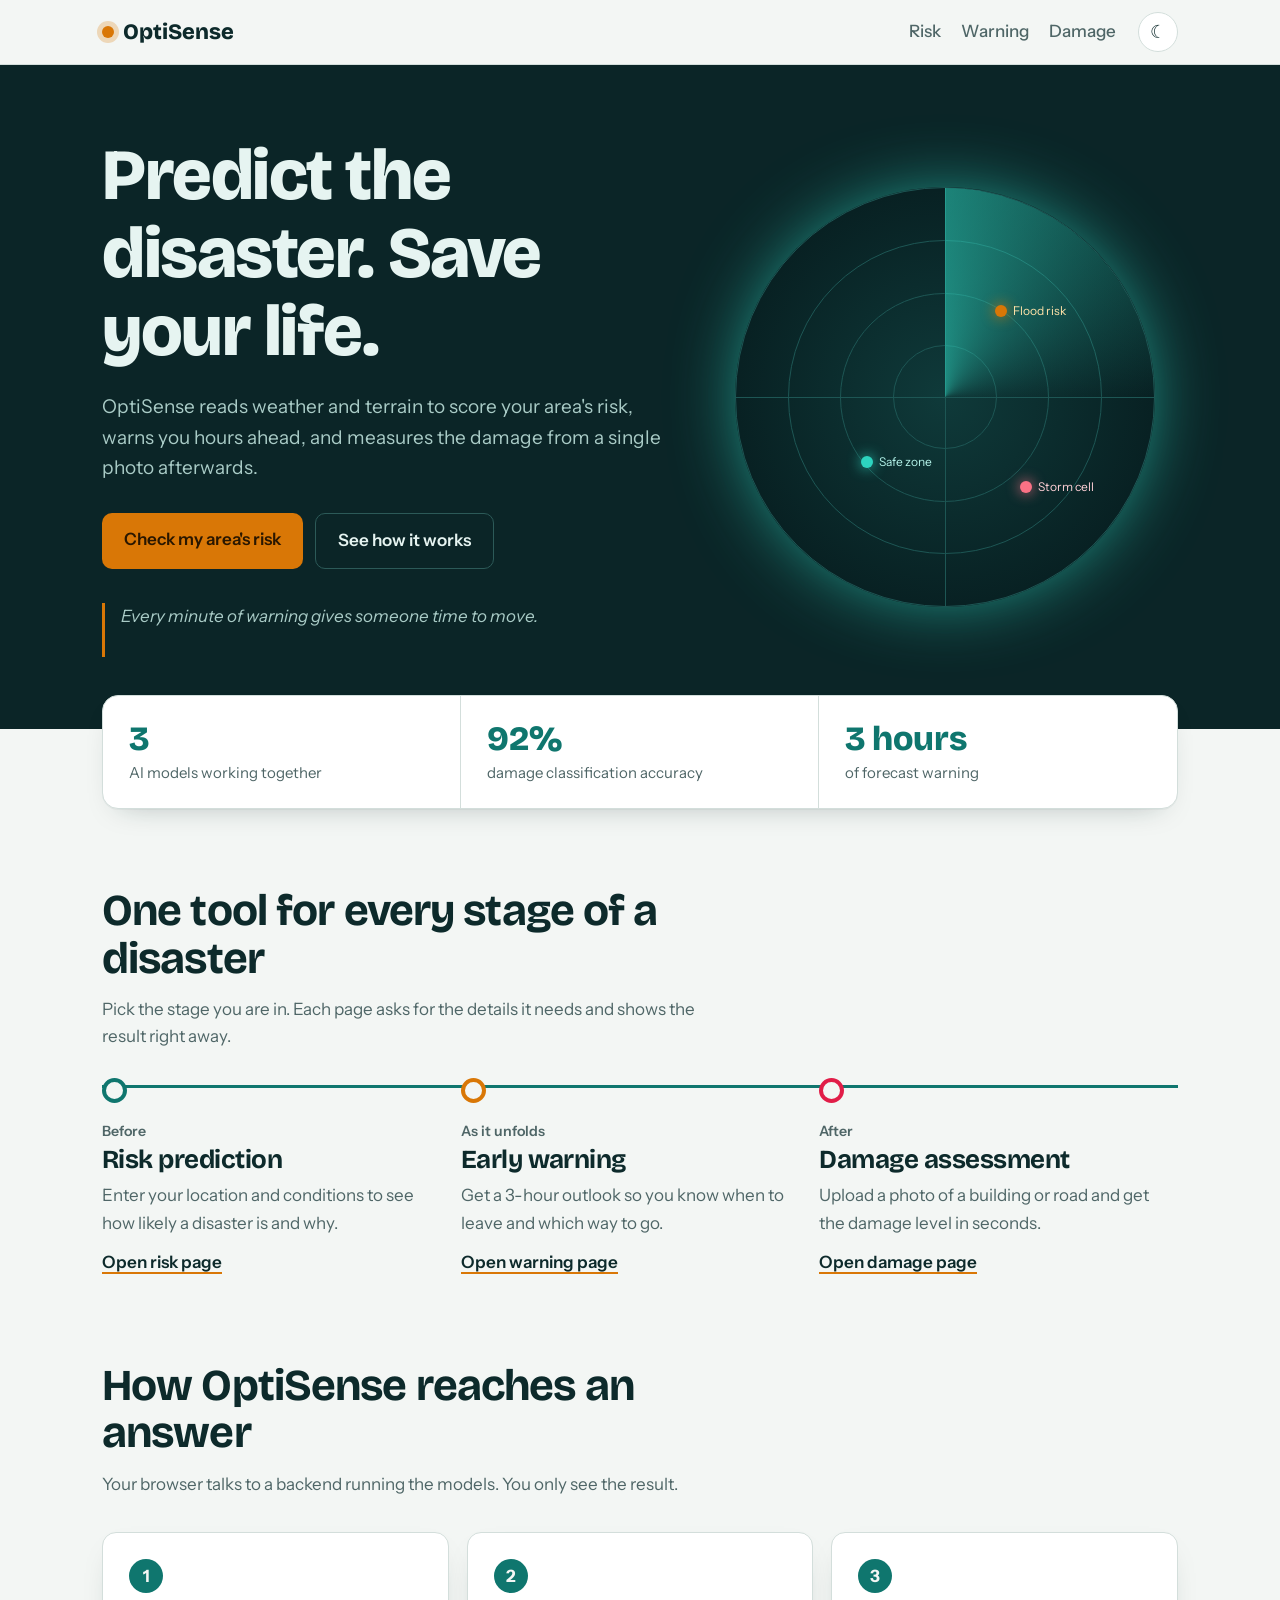
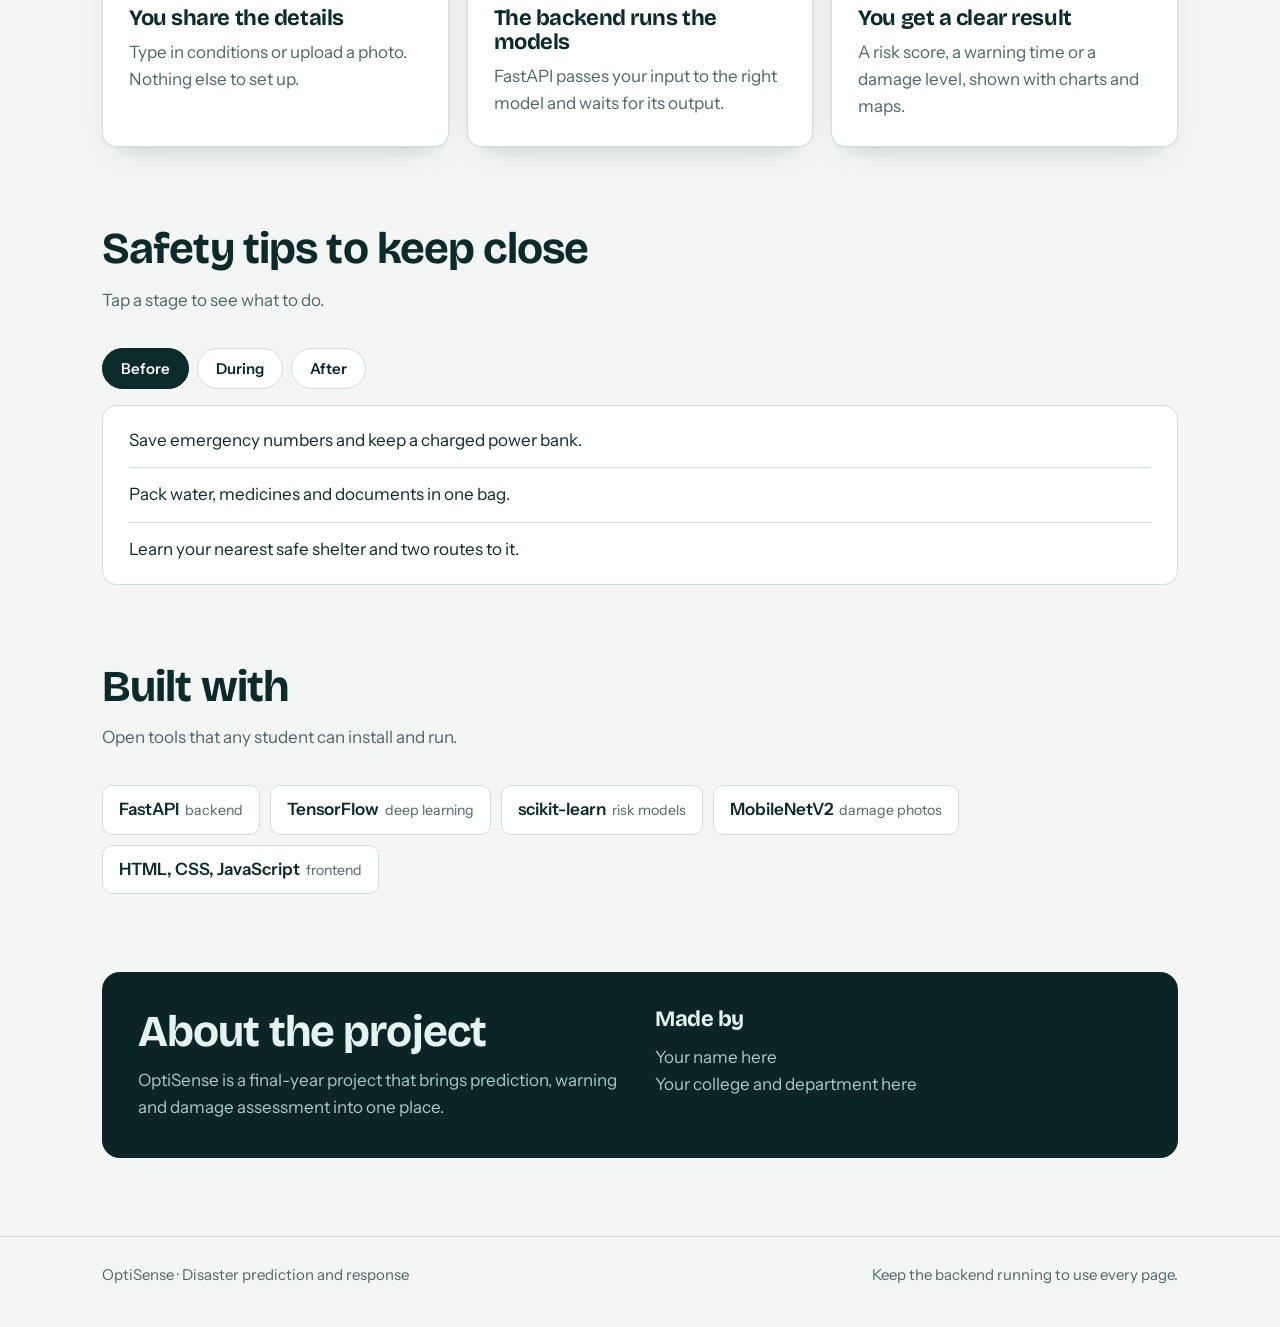
<file: frontend/index.html>
<!DOCTYPE html>
<html lang="en">
<head>
<meta charset="UTF-8">
<meta name="viewport" content="width=device-width, initial-scale=1, viewport-fit=cover">
<title>OptiSense · Predict the disaster. Save your life.</title>
<link rel="stylesheet" href="https://fonts.googleapis.com/css2?family=Bricolage+Grotesque:opsz,wght@12..96,500;12..96,800&family=Instrument+Sans:wght@400;500;600&display=swap">
<style>
:root{--bg:#f3f6f4;--surface:#fff;--ink:#0d2a2b;--muted:#4f6667;--line:#d3dedb;--teal:#0f766e;--amber:#d97706;--hero:#0b2527;--heroink:#e6f4f1;--radar:#2dd4bf;--sh:0 1px 0 rgba(13,42,43,.04),0 12px 30px -18px rgba(13,42,43,.35);box-sizing:border-box;padding-top:env(safe-area-inset-top,0px);padding-bottom:env(safe-area-inset-bottom,0px)}
@media (prefers-color-scheme:dark){:root:not([data-theme="light"]){--bg:#071a1b;--surface:#0e2a2c;--ink:#e6f4f1;--muted:#93b0ad;--line:#1c3e40;--teal:#2dd4bf;--amber:#fbbf24;--hero:#04191a;--sh:none}}
:root[data-theme="dark"]{--bg:#071a1b;--surface:#0e2a2c;--ink:#e6f4f1;--muted:#93b0ad;--line:#1c3e40;--teal:#2dd4bf;--amber:#fbbf24;--hero:#04191a;--sh:none}
*{box-sizing:border-box}
html{scroll-behavior:smooth;scroll-padding-top:env(safe-area-inset-top,0px)}
body{margin:0;background:var(--bg);color:var(--ink);font:400 17px/1.6 "Instrument Sans",system-ui,sans-serif}
h1,h2,h3{font-family:"Bricolage Grotesque",Georgia,sans-serif;line-height:1.08;margin:0;letter-spacing:-.02em}
a{color:inherit;text-decoration:none}
:focus-visible{outline:3px solid var(--amber);outline-offset:3px}
.wrap{max-width:1120px;margin:0 auto;padding:0 22px}
nav{position:sticky;top:env(safe-area-inset-top,0px);z-index:9;background:color-mix(in srgb,var(--bg) 88%,transparent);backdrop-filter:blur(10px);border-bottom:1px solid var(--line)}
nav .wrap{display:flex;align-items:center;gap:22px;height:64px}
.brand{font:800 22px "Bricolage Grotesque",sans-serif;display:flex;align-items:center;gap:9px}
.dot{width:12px;height:12px;border-radius:50%;background:var(--amber);box-shadow:0 0 0 5px color-mix(in srgb,var(--amber) 25%,transparent)}
.links{display:flex;gap:20px;margin-left:auto;font-weight:500;color:var(--muted)}
.links a:hover{color:var(--ink)}
.tg{border:1px solid var(--line);background:var(--surface);color:var(--ink);width:40px;height:40px;border-radius:50%;cursor:pointer;font-size:18px}
.hero{background:var(--hero);color:var(--heroink);overflow:hidden}
.hero .wrap{display:grid;grid-template-columns:1.1fr .9fr;gap:40px;align-items:center;padding-top:72px;padding-bottom:72px}
.hero h1{font-size:clamp(40px,6vw,72px);font-weight:800}
.hero p{max-width:52ch;color:#a9cbc6;font-size:19px;margin:22px 0 30px}
.btns{display:flex;gap:12px;flex-wrap:wrap}
.b{padding:13px 22px;border-radius:10px;font-weight:600;display:inline-block}
.b1{background:var(--amber);color:#2a1700}
.b2{border:1px solid #2c5a58;color:var(--heroink)}
.b:hover{transform:translateY(-2px)}
.b{transition:transform .15s}
.quote{margin-top:34px;padding-left:16px;border-left:3px solid var(--amber);color:#a9cbc6;font-style:italic;max-width:46ch;min-height:3.2em}
.radar{width:100%;max-width:420px;aspect-ratio:1;margin:auto;position:relative;border-radius:50%;background:radial-gradient(circle,#0f3a3a 0,#082123 70%);border:1px solid #1d5654;box-shadow:0 0 80px -20px var(--radar)}
.radar i{position:absolute;inset:0;margin:auto;border:1px solid #1d5654;border-radius:50%}
.radar i:nth-child(1){width:75%;height:75%}.radar i:nth-child(2){width:50%;height:50%}.radar i:nth-child(3){width:25%;height:25%}
.radar::before,.radar::after{content:"";position:absolute;background:#1d5654}
.radar::before{left:50%;top:0;bottom:0;width:1px}.radar::after{top:50%;left:0;right:0;height:1px}
.sweep{position:absolute;inset:0;border-radius:50%;background:conic-gradient(from 0deg,rgba(45,212,191,.55),rgba(45,212,191,0) 25%,transparent 25%);animation:spin 5s linear infinite}
@keyframes spin{to{transform:rotate(360deg)}}
.blip{position:absolute;width:12px;height:12px;border-radius:50%;background:var(--amber);box-shadow:0 0 14px var(--amber)}
.blip small{position:absolute;left:18px;top:-4px;white-space:nowrap;font-size:12px;color:#ffe2a8}
@media (prefers-reduced-motion:reduce){.sweep{animation:none}}
.stats{display:grid;grid-template-columns:repeat(3,1fr);border:1px solid var(--line);background:var(--surface);border-radius:16px;margin-top:-34px;position:relative;box-shadow:var(--sh)}
.stats div{padding:22px 26px;border-right:1px solid var(--line)}.stats div:last-child{border:0}
.stats b{font:800 34px "Bricolage Grotesque",sans-serif;color:var(--teal);display:block}
.stats span{color:var(--muted);font-size:15px}
section{padding:78px 0 0}
h2{font-size:clamp(30px,4vw,44px);max-width:20ch}
.lead{color:var(--muted);max-width:58ch;margin:14px 0 34px}
.tl{display:grid;grid-template-columns:repeat(3,1fr);gap:0;border-top:3px solid var(--teal)}
.tl a{padding:26px 24px 8px 0;display:block;position:relative}
.tl a::before{content:"";position:absolute;top:-10px;left:0;width:17px;height:17px;border-radius:50%;background:var(--bg);border:4px solid var(--teal)}
.tl a:nth-child(2)::before{border-color:var(--amber)}.tl a:nth-child(3)::before{border-color:#e11d48}
.tl small{color:var(--muted);font-weight:600;display:block;margin:6px 0 4px}
.tl h3{font-size:26px;margin-bottom:8px}
.tl p{margin:0 0 12px;color:var(--muted)}
.tl em{font-style:normal;font-weight:600;border-bottom:2px solid var(--amber)}
.tl a:hover h3{color:var(--teal)}
.steps{display:grid;grid-template-columns:repeat(3,1fr);gap:18px;counter-reset:s}
.step{background:var(--surface);border:1px solid var(--line);border-radius:14px;padding:26px;box-shadow:var(--sh);counter-increment:s}
.step::before{content:counter(s);display:grid;place-items:center;width:34px;height:34px;border-radius:50%;background:var(--teal);color:var(--bg);font-weight:700;margin-bottom:14px}
.step h3{font-size:22px;margin-bottom:8px}.step p{margin:0;color:var(--muted)}
.tabs{display:flex;gap:8px;margin-bottom:16px;flex-wrap:wrap}
.tabs button{font:600 15px "Instrument Sans",sans-serif;padding:10px 18px;border-radius:999px;border:1px solid var(--line);background:var(--surface);color:var(--ink);cursor:pointer}
.tabs button[aria-selected="true"]{background:var(--ink);color:var(--bg);border-color:var(--ink)}
.panel{background:var(--surface);border:1px solid var(--line);border-radius:14px;padding:8px 26px}
.panel li{padding:13px 0;border-bottom:1px solid var(--line);list-style:none}.panel li:last-child{border:0}
.panel ul{margin:0;padding:0}
.tech{display:flex;flex-wrap:wrap;gap:10px}
.tech span{padding:10px 16px;border:1px solid var(--line);background:var(--surface);border-radius:10px;font-weight:600}
.tech span small{color:var(--muted);font-weight:400;margin-left:6px}
.about{background:var(--hero);color:var(--heroink);border-radius:18px;padding:36px;display:grid;grid-template-columns:1fr 1fr;gap:30px}
.about p{color:#a9cbc6;margin:12px 0 0}
footer{margin-top:78px;border-top:1px solid var(--line);padding:26px 0 40px;color:var(--muted);font-size:15px}
footer .wrap{display:flex;justify-content:space-between;gap:12px;flex-wrap:wrap}
@media (max-width:820px){.hero .wrap,.about{grid-template-columns:1fr}.tl,.steps{grid-template-columns:1fr}.stats{grid-template-columns:1fr}.stats div{border:0;border-bottom:1px solid var(--line)}.links a:not(.keep){display:none}.tl a{padding-bottom:18px}}
</style>
</head>
<body>
<nav><div class="wrap">
<a class="brand" href="index.html"><span class="dot"></span>OptiSense</a>
<div class="links"><a class="keep" href="risk.html">Risk</a><a class="keep" href="warning.html">Warning</a><a class="keep" href="damage.html">Damage</a></div>
<button class="tg" id="tg" aria-label="Switch light or dark theme">☾</button>
</div></nav>

<header class="hero"><div class="wrap">
<div>
<h1>Predict the disaster. Save your life.</h1>
<p>OptiSense reads weather and terrain to score your area's risk, warns you hours ahead, and measures the damage from a single photo afterwards.</p>
<div class="btns"><a class="b b1" href="risk.html">Check my area's risk</a><a class="b b2" href="#how">See how it works</a></div>
<div class="quote" id="q"></div>
</div>
<div class="radar" role="img" aria-label="Animated radar showing hazards near you">
<i></i><i></i><i></i><div class="sweep"></div>
<span class="blip" style="left:62%;top:28%"><small>Flood risk</small></span>
<span class="blip" style="left:30%;top:64%;background:#2dd4bf;box-shadow:0 0 14px #2dd4bf"><small style="color:#b4f3ea">Safe zone</small></span>
<span class="blip" style="left:68%;top:70%;background:#fb7185;box-shadow:0 0 14px #fb7185"><small style="color:#ffd0d6">Storm cell</small></span>
</div>
</div></header>

<main class="wrap">
<div class="stats">
<div><b>3</b><span>AI models working together</span></div>
<div><b>92%</b><span>damage classification accuracy</span></div>
<div><b>3 hours</b><span>of forecast warning</span></div>
</div>

<section>
<h2>One tool for every stage of a disaster</h2>
<p class="lead">Pick the stage you are in. Each page asks for the details it needs and shows the result right away.</p>
<div class="tl">
<a href="risk.html"><small>Before</small><h3>Risk prediction</h3><p>Enter your location and conditions to see how likely a disaster is and why.</p><em>Open risk page</em></a>
<a href="warning.html"><small>As it unfolds</small><h3>Early warning</h3><p>Get a 3-hour outlook so you know when to leave and which way to go.</p><em>Open warning page</em></a>
<a href="damage.html"><small>After</small><h3>Damage assessment</h3><p>Upload a photo of a building or road and get the damage level in seconds.</p><em>Open damage page</em></a>
</div>
</section>

<section id="how">
<h2>How OptiSense reaches an answer</h2>
<p class="lead">Your browser talks to a backend running the models. You only see the result.</p>
<div class="steps">
<div class="step"><h3>You share the details</h3><p>Type in conditions or upload a photo. Nothing else to set up.</p></div>
<div class="step"><h3>The backend runs the models</h3><p>FastAPI passes your input to the right model and waits for its output.</p></div>
<div class="step"><h3>You get a clear result</h3><p>A risk score, a warning time or a damage level, shown with charts and maps.</p></div>
</div>
</section>

<section>
<h2>Safety tips to keep close</h2>
<p class="lead">Tap a stage to see what to do.</p>
<div class="tabs" role="tablist" id="tabs">
<button role="tab" aria-selected="true" data-t="0">Before</button>
<button role="tab" aria-selected="false" data-t="1">During</button>
<button role="tab" aria-selected="false" data-t="2">After</button>
</div>
<div class="panel" id="panel"></div>
</section>

<section>
<h2>Built with</h2>
<p class="lead">Open tools that any student can install and run.</p>
<div class="tech">
<span>FastAPI<small>backend</small></span><span>TensorFlow<small>deep learning</small></span><span>scikit-learn<small>risk models</small></span><span>MobileNetV2<small>damage photos</small></span><span>HTML, CSS, JavaScript<small>frontend</small></span>
</div>
</section>

<section>
<div class="about">
<div><h2>About the project</h2><p>OptiSense is a final-year project that brings prediction, warning and damage assessment into one place.</p></div>
<div><h3 style="font-size:22px">Made by</h3><p>Your name here<br>Your college and department here</p></div>
</div>
</section>
</main>

<footer><div class="wrap"><span>OptiSense · Disaster prediction and response</span><span>Keep the backend running to use every page.</span></div></footer>

<script>
const root=document.documentElement,tg=document.getElementById("tg");
function setT(t){root.dataset.theme=t;tg.textContent=t==="dark"?"☀":"☾";try{localStorage.setItem("os-theme",t)}catch(e){}}
let saved=null;try{saved=localStorage.getItem("os-theme")}catch(e){}
setT(saved||(matchMedia("(prefers-color-scheme:dark)").matches?"dark":"light"));
tg.onclick=()=>setT(root.dataset.theme==="dark"?"light":"dark");
const qs=["Every minute of warning gives someone time to move.","Prepared communities lose less and recover faster.","A plan made today is worth more than a rescue tomorrow."];
let qi=0;const q=document.getElementById("q");q.textContent=qs[0];
setInterval(()=>{qi=(qi+1)%qs.length;q.textContent=qs[qi]},6000);
const tips=[["Save emergency numbers and keep a charged power bank.","Pack water, medicines and documents in one bag.","Learn your nearest safe shelter and two routes to it."],["Follow official alerts and move early, not late.","Stay away from rivers, power lines and damaged buildings.","Keep your phone for calls and updates only."],["Take photos of damage before cleaning up.","Drink only boiled or bottled water.","Check on neighbours, especially older people."]];
const panel=document.getElementById("panel");
function show(i){panel.innerHTML="<ul>"+tips[i].map(t=>"<li>"+t+"</li>").join("")+"</ul>"}
show(0);
document.getElementById("tabs").onclick=e=>{const b=e.target.closest("button");if(!b)return;document.querySelectorAll("#tabs button").forEach(x=>x.setAttribute("aria-selected",x===b));show(+b.dataset.t)};
</script>
</body>
</html>
</file>
